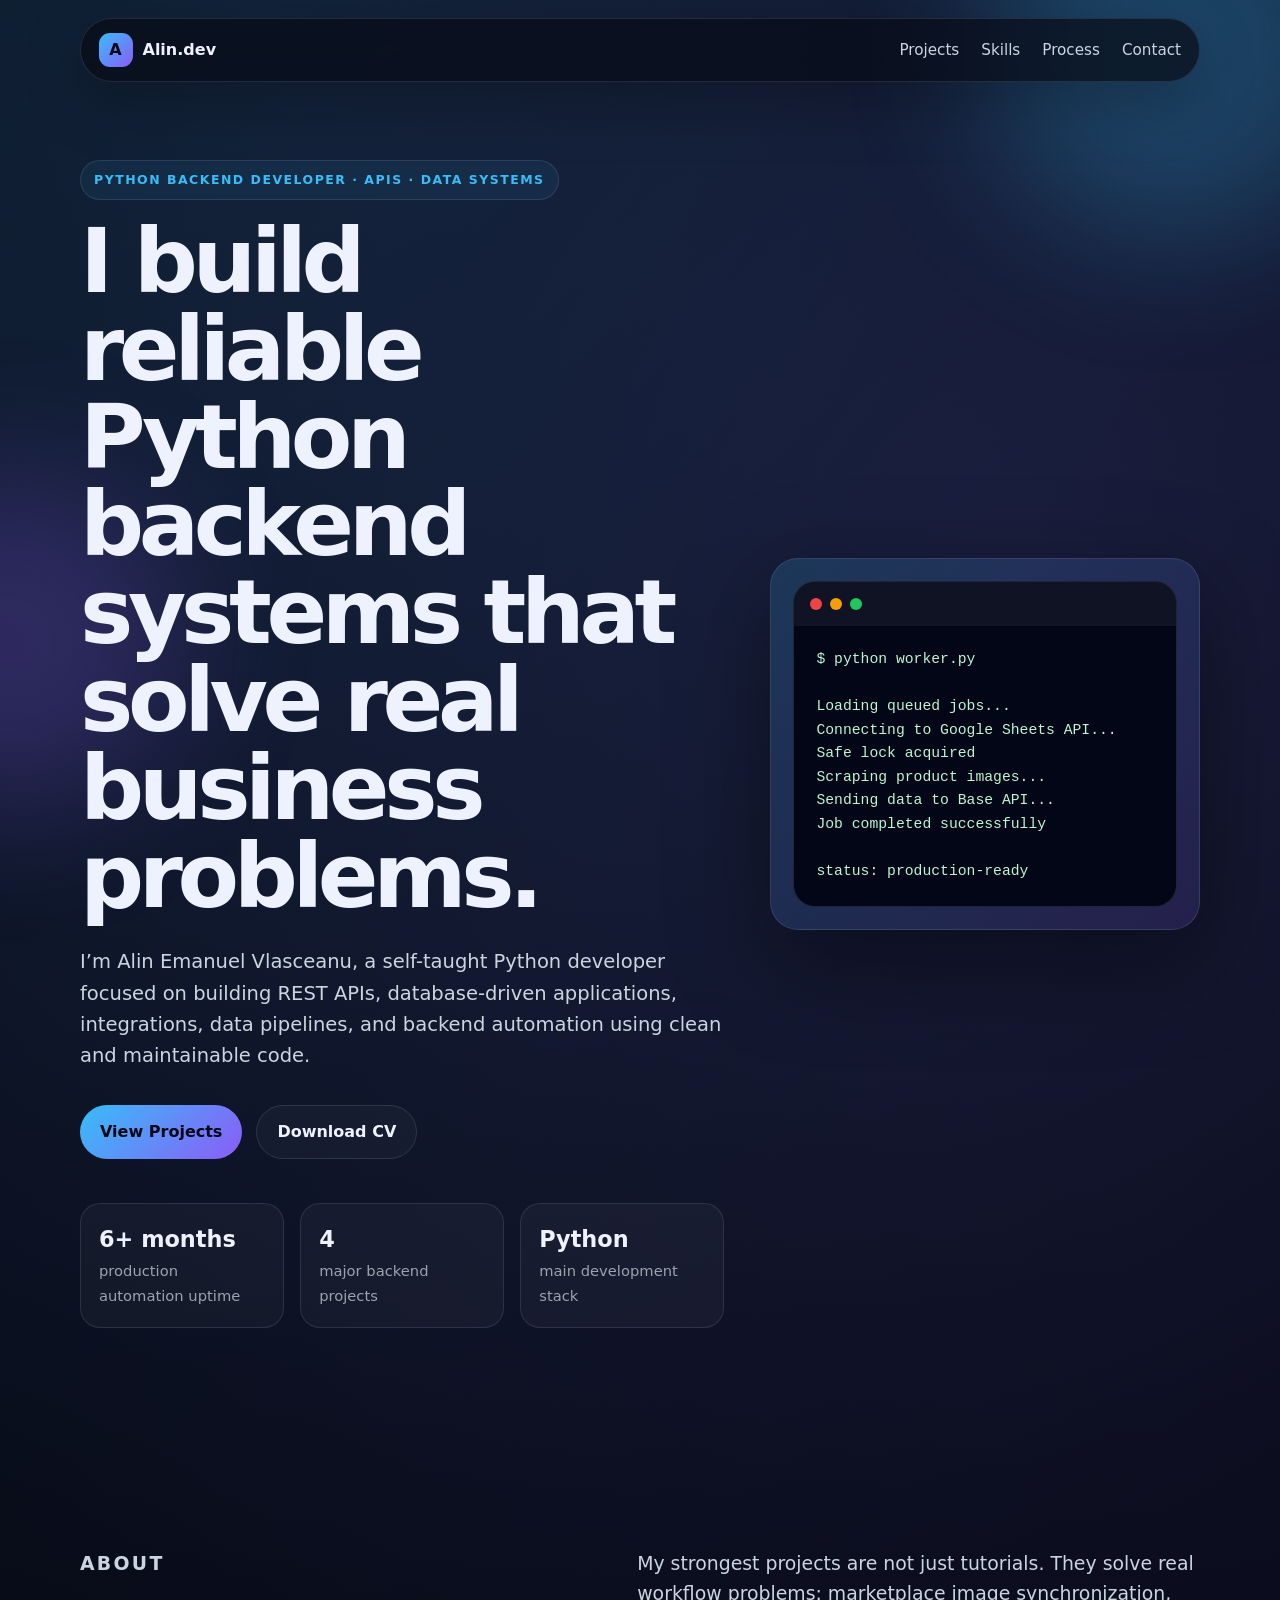
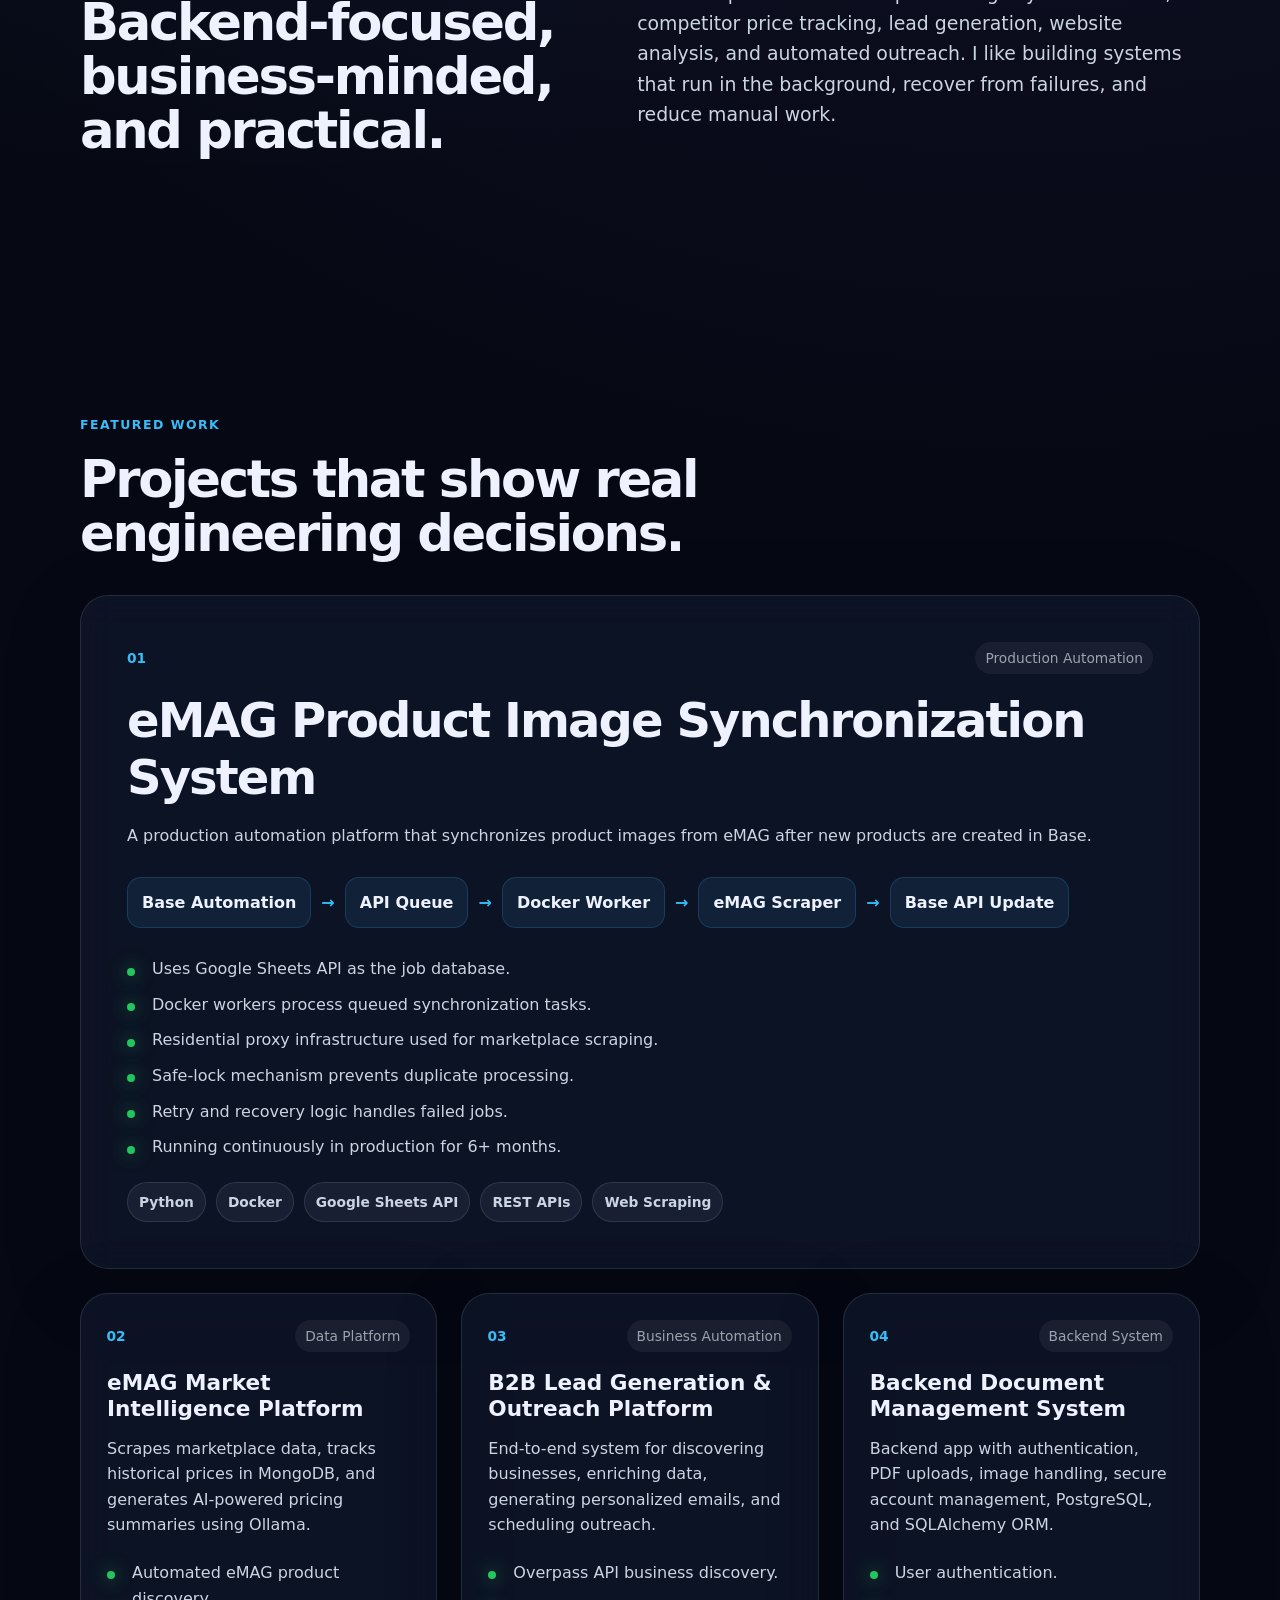
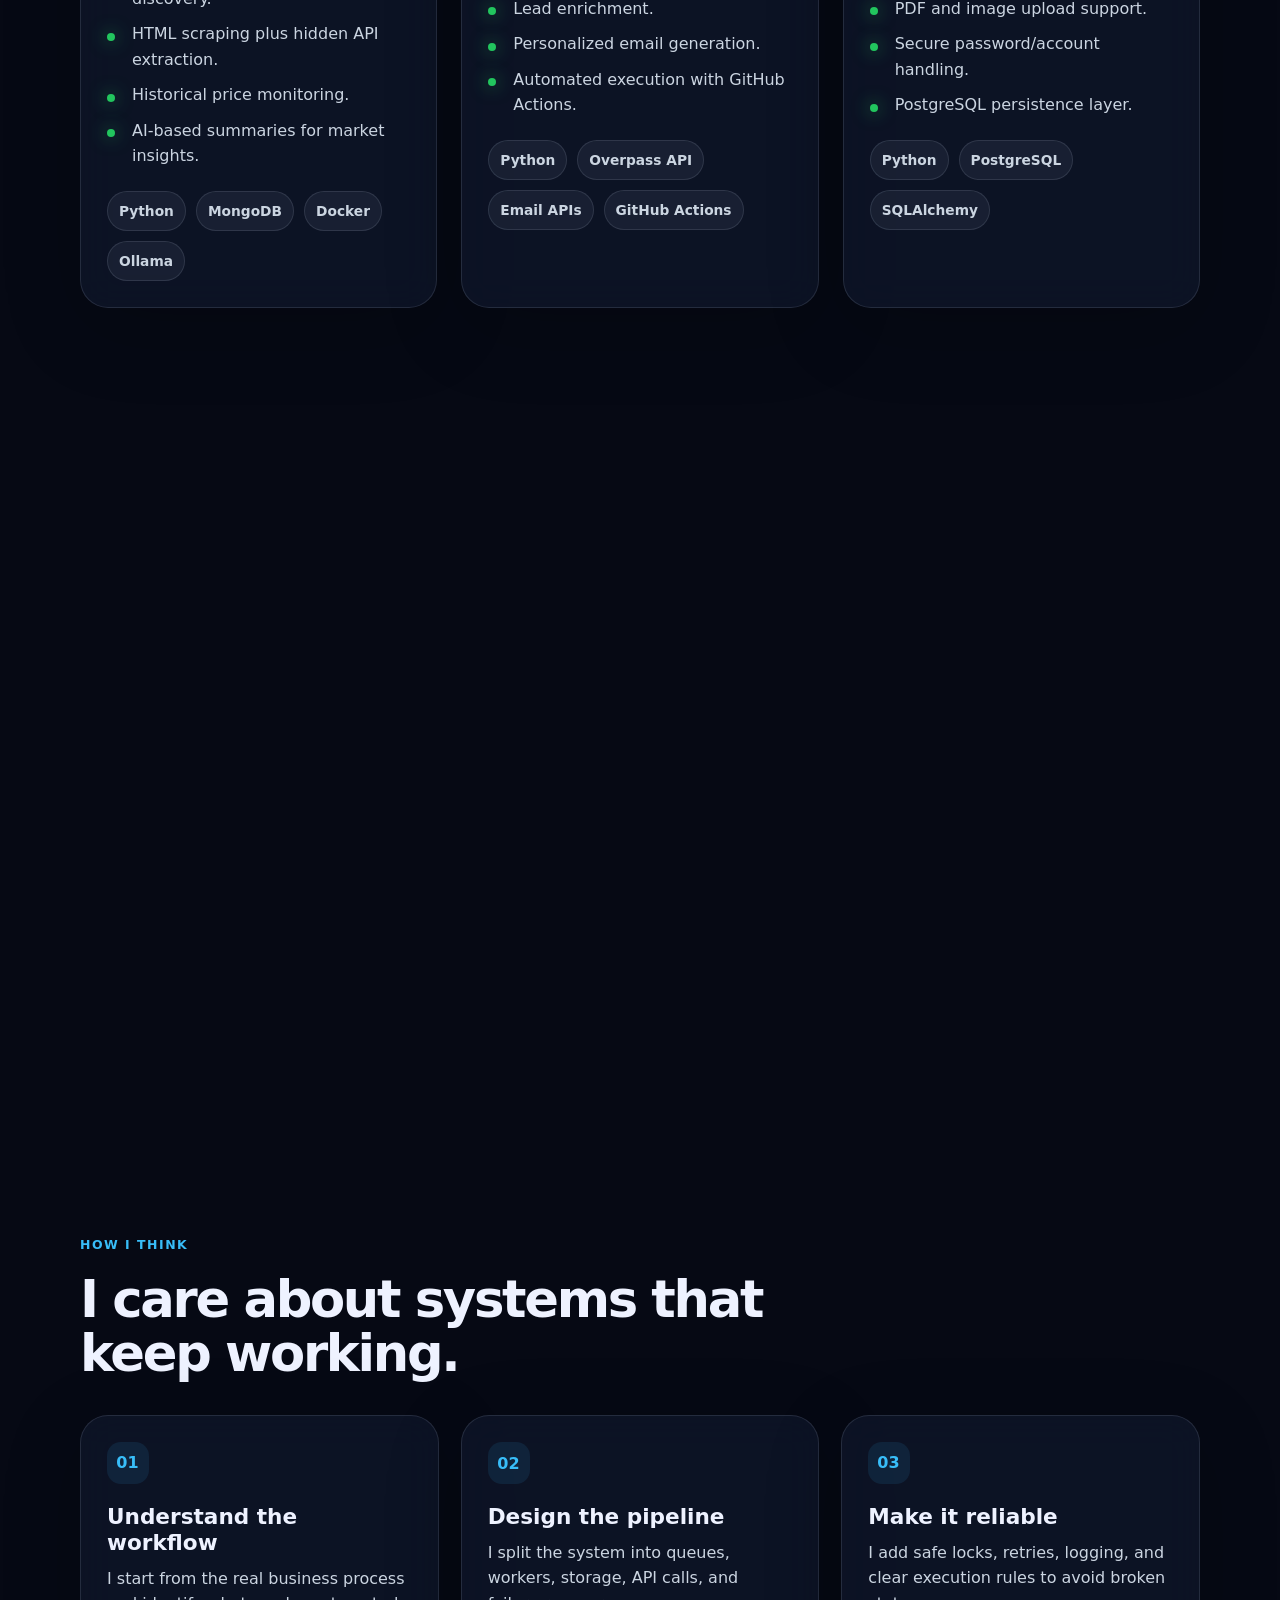
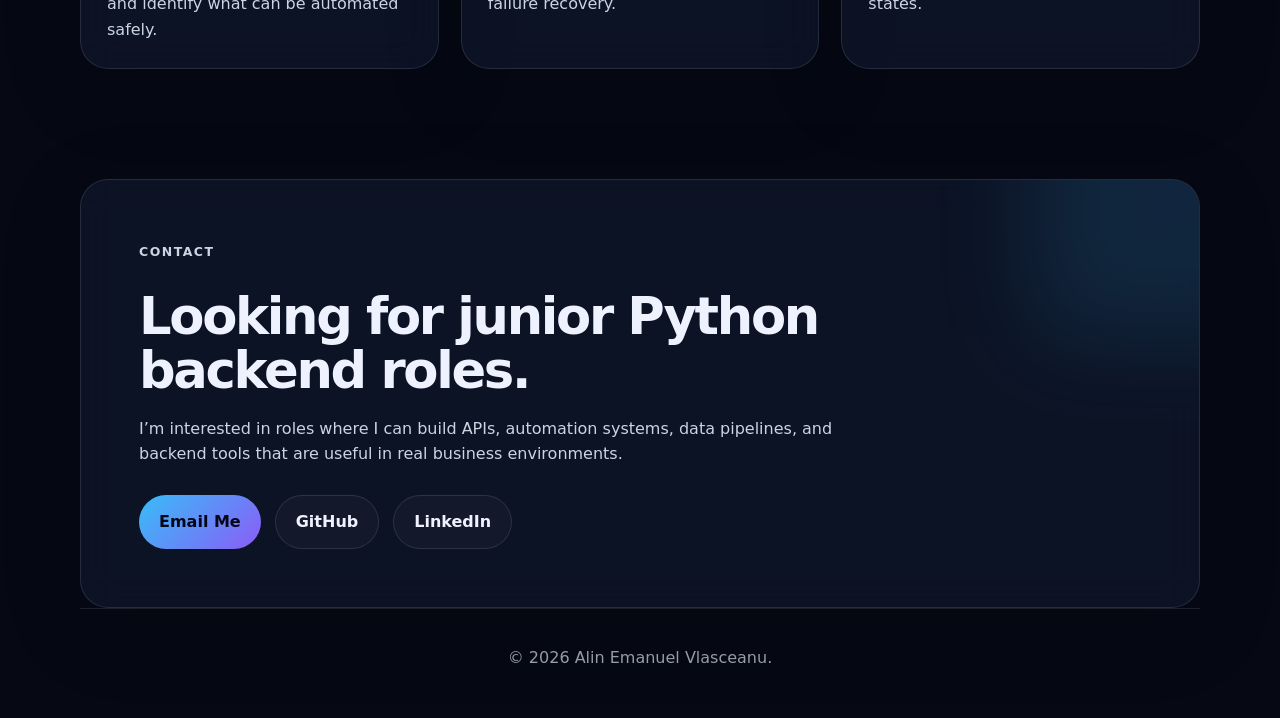
<file: index.html>
<!DOCTYPE html>
<html lang="en">
<head>
  <meta charset="UTF-8" />
  <meta name="viewport" content="width=device-width, initial-scale=1.0" />

  <title>Alin Emanuel Vlasceanu | Python Backend Developer</title>

  <meta name="description" content="Portfolio of Alin Emanuel Vlasceanu, Python Developer focused on backend development, web scraping, APIs, and data systems." />

  <link rel="stylesheet" href="style.css" />
</head>
<body>

  <div class="page-glow page-glow-one"></div>
  <div class="page-glow page-glow-two"></div>

  <header class="site-header">
    <a href="#" class="brand">
      <span class="brand-mark">A</span>
      <span>Alin.dev</span>
    </a>

    <button class="menu-button" id="menuButton" aria-label="Open menu">
      <span></span>
      <span></span>
    </button>

    <nav class="nav" id="nav">
      <a href="#projects">Projects</a>
      <a href="#skills">Skills</a>
      <a href="#process">Process</a>
      <a href="#contact">Contact</a>
    </nav>
  </header>

  <main>

    <section class="hero section">
      <div class="hero-content reveal">
        <p class="pill">Python Backend Developer · APIs · Data Systems</p>

        <h1>
          I build reliable Python backend systems that solve real business problems.
        </h1>

        <p class="hero-text">
          I’m Alin Emanuel Vlasceanu, a self-taught Python developer focused on building
          REST APIs, database-driven applications, integrations, data pipelines, and
          backend automation using clean and maintainable code.
        </p>

        <div class="hero-actions">
          <a href="#projects" class="button primary">View Projects</a>
          <a href="./Alin_Emanuel_Vlasceanu_CV_Professional.pdf" download class="button secondary">Download CV</a>
        </div>

        <div class="hero-stats">
          <div>
            <strong>6+ months</strong>
            <span>production automation uptime</span>
          </div>
          <div>
            <strong>4</strong>
            <span>major backend projects</span>
          </div>
          <div>
            <strong>Python</strong>
            <span>main development stack</span>
          </div>
        </div>
      </div>

      <div class="hero-card reveal">
        <div class="terminal">
          <div class="terminal-top">
            <span></span><span></span><span></span>
          </div>
          <pre><code>$ python worker.py

Loading queued jobs...
Connecting to Google Sheets API...
Safe lock acquired
Scraping product images...
Sending data to Base API...
Job completed successfully

status: production-ready</code></pre>
        </div>
      </div>
    </section>

    <section class="section intro reveal">
      <div class="section-heading">
        <p class="eyebrow">About</p>
        <h2>Backend-focused, business-minded, and practical.</h2>
      </div>

      <p>
        My strongest projects are not just tutorials. They solve real workflow problems:
        marketplace image synchronization, competitor price tracking, lead generation,
        website analysis, and automated outreach. I like building systems that run in the
        background, recover from failures, and reduce manual work.
      </p>
    </section>

    <section id="projects" class="section">
      <div class="section-heading reveal">
        <p class="eyebrow">Featured Work</p>
        <h2>Projects that show real engineering decisions.</h2>
      </div>

      <div class="project-showcase">

        <article class="project-large reveal">
          <div class="project-meta">
            <span class="project-number">01</span>
            <span class="project-type">Production Automation</span>
          </div>

          <h3>eMAG Product Image Synchronization System</h3>

          <p>
            A production automation platform that synchronizes product images from eMAG
            after new products are created in Base.
          </p>

          <div class="architecture">
            <div>Base Automation</div>
            <span>→</span>
            <div>API Queue</div>
            <span>→</span>
            <div>Docker Worker</div>
            <span>→</span>
            <div>eMAG Scraper</div>
            <span>→</span>
            <div>Base API Update</div>
          </div>

          <ul class="clean-list">
            <li>Uses Google Sheets API as the job database.</li>
            <li>Docker workers process queued synchronization tasks.</li>
            <li>Residential proxy infrastructure used for marketplace scraping.</li>
            <li>Safe-lock mechanism prevents duplicate processing.</li>
            <li>Retry and recovery logic handles failed jobs.</li>
            <li>Running continuously in production for 6+ months.</li>
          </ul>

          <div class="tech-row">
            <span>Python</span>
            <span>Docker</span>
            <span>Google Sheets API</span>
            <span>REST APIs</span>
            <span>Web Scraping</span>
          </div>
        </article>

        <div class="project-grid">

          <article class="project-card reveal">
            <div class="project-meta">
              <span class="project-number">02</span>
              <span class="project-type">Data Platform</span>
            </div>
            <h3>eMAG Market Intelligence Platform</h3>
            <p>
              Scrapes marketplace data, tracks historical prices in MongoDB,
              and generates AI-powered pricing summaries using Ollama.
            </p>
            <ul class="clean-list">
              <li>Automated eMAG product discovery.</li>
              <li>HTML scraping plus hidden API extraction.</li>
              <li>Historical price monitoring.</li>
              <li>AI-based summaries for market insights.</li>
            </ul>
            <div class="tech-row">
              <span>Python</span><span>MongoDB</span><span>Docker</span><span>Ollama</span>
            </div>
          </article>

          <article class="project-card reveal">
            <div class="project-meta">
              <span class="project-number">03</span>
              <span class="project-type">Business Automation</span>
            </div>
            <h3>B2B Lead Generation & Outreach Platform</h3>
            <p>
              End-to-end system for discovering businesses, enriching data,
              generating personalized emails, and scheduling outreach.
            </p>
            <ul class="clean-list">
              <li>Overpass API business discovery.</li>
              <li>Lead enrichment.</li>
              <li>Personalized email generation.</li>
              <li>Automated execution with GitHub Actions.</li>
            </ul>
            <div class="tech-row">
              <span>Python</span><span>Overpass API</span><span>Email APIs</span><span>GitHub Actions</span>
            </div>
          </article>

          <article class="project-card reveal">
            <div class="project-meta">
              <span class="project-number">04</span>
              <span class="project-type">Backend System</span>
            </div>
            <h3>Backend Document Management System</h3>
            <p>
              Backend app with authentication, PDF uploads, image handling,
              secure account management, PostgreSQL, and SQLAlchemy ORM.
            </p>
            <ul class="clean-list">
              <li>User authentication.</li>
              <li>PDF and image upload support.</li>
              <li>Secure password/account handling.</li>
              <li>PostgreSQL persistence layer.</li>
            </ul>
            <div class="tech-row">
              <span>Python</span><span>PostgreSQL</span><span>SQLAlchemy</span>
            </div>
          </article>

        </div>
      </div>
    </section>

    <section id="skills" class="section">
      <div class="section-heading reveal">
        <p class="eyebrow">Skills</p>
        <h2>Tools I use to build reliable automation.</h2>
      </div>

      <div class="skills-grid">
        <div class="skill reveal">
          <h3>Backend</h3>
          <p>Python services, REST API development, database-driven applications, third-party integrations.</p>
        </div>
        <div class="skill reveal">
          <h3>Data & Storage</h3>
          <p>PostgreSQL, MongoDB, Google Sheets API, structured data pipelines.</p>
        </div>
        <div class="skill reveal">
          <h3>Automation</h3>
          <p>Web scraping, job queues, workers, scheduling, retry logic, safe locks.</p>
        </div>
        <div class="skill reveal">
          <h3>Infrastructure</h3>
          <p>Docker, Linux CLI, Git, GitHub Actions, residential proxy workflows.</p>
        </div>
        <div class="skill reveal">
          <h3>AI Integration</h3>
          <p>Ollama, local LLMs, prompt-based summaries and automated analysis.</p>
        </div>
        <div class="skill reveal">
          <h3>Languages</h3>
          <p>Romanian native, Spanish native, English intermediate/B2.</p>
        </div>
      </div>
    </section>

    <section id="process" class="section process">
      <div class="section-heading reveal">
        <p class="eyebrow">How I Think</p>
        <h2>I care about systems that keep working.</h2>
      </div>

      <div class="process-grid">
        <div class="process-step reveal">
          <span>01</span>
          <h3>Understand the workflow</h3>
          <p>I start from the real business process and identify what can be automated safely.</p>
        </div>
        <div class="process-step reveal">
          <span>02</span>
          <h3>Design the pipeline</h3>
          <p>I split the system into queues, workers, storage, API calls, and failure recovery.</p>
        </div>
        <div class="process-step reveal">
          <span>03</span>
          <h3>Make it reliable</h3>
          <p>I add safe locks, retries, logging, and clear execution rules to avoid broken states.</p>
        </div>
      </div>
    </section>

    <section id="contact" class="section contact reveal">
      <p class="eyebrow">Contact</p>
      <h2>Looking for junior Python backend roles.</h2>
      <p>
        I’m interested in roles where I can build APIs, automation systems,
        data pipelines, and backend tools that are useful in real business environments.
      </p>

      <div class="contact-actions">
        <a class="button primary" href="mailto:alinemanuelv@gmail.com">Email Me</a>
        <a class="button secondary" href="https://github.com/AlinCqe" target="_blank" rel="noopener">GitHub</a>
        <a class="button secondary" href="https://www.linkedin.com/in/alin-emanuel-vlasceanu-a60a152b3/" target="_blank" rel="noopener">LinkedIn</a>
      </div>
    </section>

  </main>

  <footer class="footer">
    <p>© 2026 Alin Emanuel Vlasceanu.</p>
  </footer>

  <script src="script.js"></script>
</body>
</html>
</file>
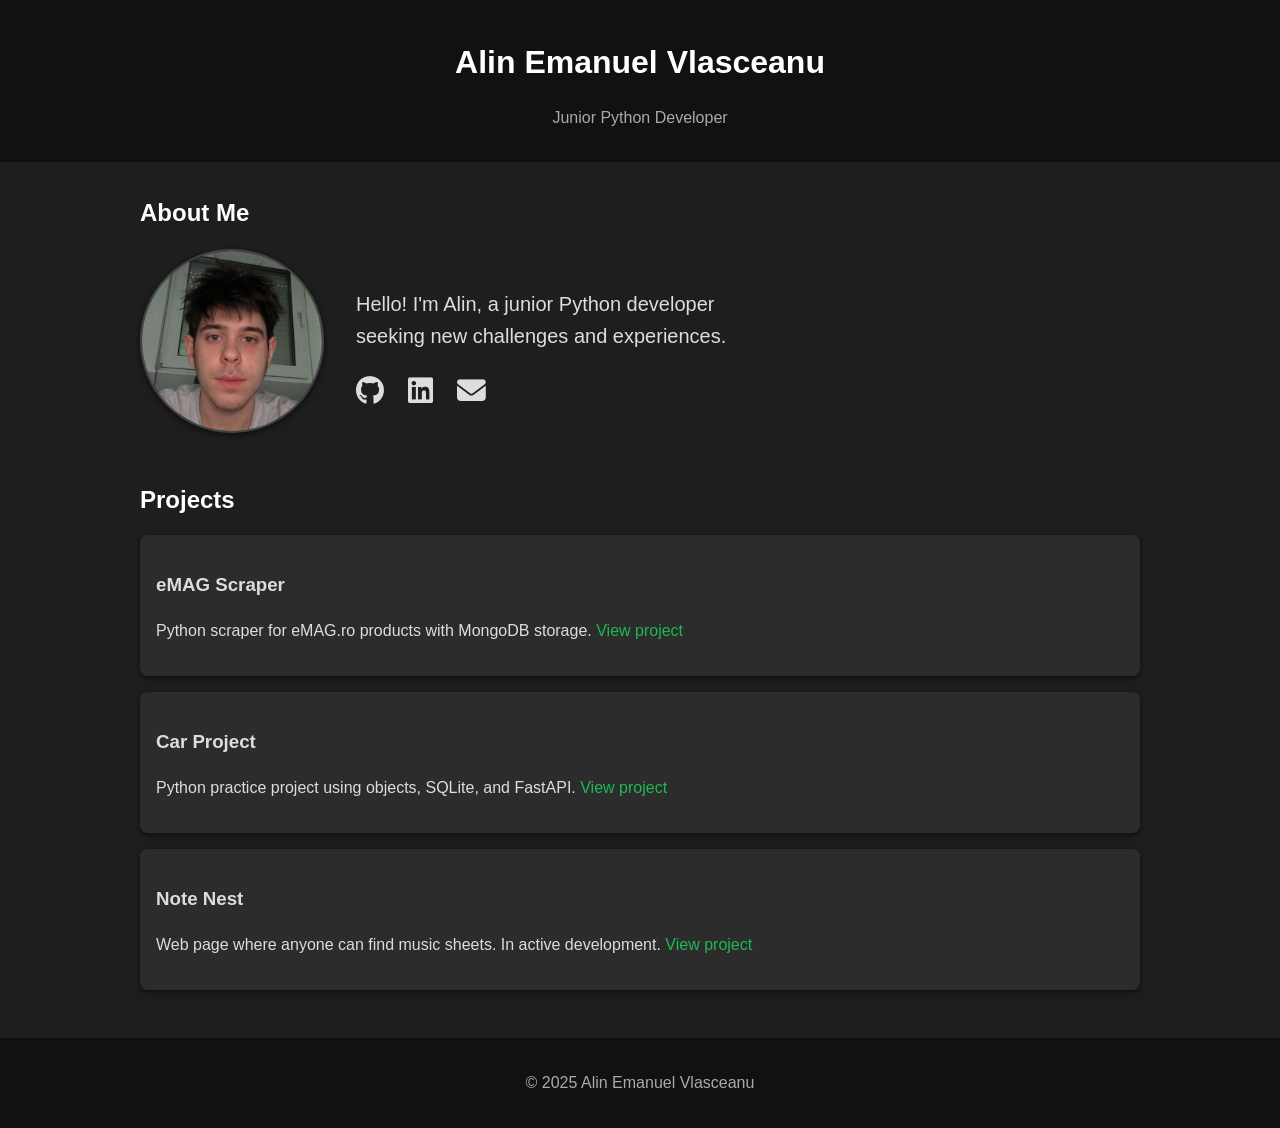
<file: home.html>
<!DOCTYPE html>
<html lang="en">
<head>
  <link rel="stylesheet" href="https://cdnjs.cloudflare.com/ajax/libs/font-awesome/6.5.0/css/all.min.css">
  <meta charset="UTF-8" />
  <meta name="viewport" content="width=device-width, initial-scale=1.0" />
  <title>My Portfolio</title>
  <style>
    /* General */
    body {
      font-family: Arial, sans-serif;
      margin: 0;
      line-height: 1.6;
      background: #1e1e1e; /* dark background */
      color: #ddd; /* light text */
    }

    header {
      background: #111;
      color: #fff;
      padding: 1rem 2rem;
      text-align: center;
    }

    header p {
      color: #aaa;
      margin-top: 0.3rem;
    }

    .container {
      max-width: 1000px;
      margin: 2rem auto;
      padding: 0 1rem;
    }

    h1, h2 {
      margin-bottom: 1rem;
      color: #fff;
    }

    section {
      margin-bottom: 3rem;
    }

    /* About section */
    .about {
      display: flex;
      align-items: center;
      gap: 2rem;
      flex-wrap: wrap;
      margin-top: 1rem;
    }

    .about img {
      width: 180px;
      height: 180px;
      border-radius: 50%;
      object-fit: cover;
      box-shadow: 0 2px 6px rgba(0,0,0,0.6);
      border: 2px solid #444;
    }

    .about-text p {
      font-size: 1.25rem;
      line-height: 1.6;
      margin-bottom: 1rem;
    }

    /* Social icons */
    .social-icons a {
      text-decoration: none;
      color: #ddd;
      margin-right: 1rem;
      font-size: 1.8rem;
      transition: color 0.3s;
    }

    .social-icons a:hover { opacity: 0.8; }
    .social-icons a:nth-child(1):hover { color: #000; } /* GitHub black on hover */
    .social-icons a:nth-child(2):hover { color: #0077b5; } /* LinkedIn blue */
    .social-icons a:nth-child(3):hover { color: #d44638; } /* Gmail red */

    /* Projects */
    .project {
      background: #2c2c2c; /* darker gray */
      padding: 1rem;
      margin-bottom: 1rem;
      border-radius: 8px;
      box-shadow: 0 2px 6px rgba(0,0,0,0.5);
    }

    .project a {
      color: #1db954; /* green links */
      text-decoration: none;
    }

    .project a:hover {
      text-decoration: underline;
    }

    /* Footer */
    footer {
      text-align: center;
      background: #111;
      color: #aaa;
      padding: 1rem;
      margin-top: 2rem;
    }
  </style>
</head>
<body>
<header>
  <h1>Alin Emanuel Vlasceanu</h1>
  <p>Junior Python Developer</p>
</header>
<div class="container">
  <section id="about">
    <h2>About Me</h2>
    <div class="about">
      <img src="124936484.jpg" alt="My Photo">
      <div class="about-text">
        <p>
          Hello! I'm Alin, a junior Python developer<br>
          seeking new challenges and experiences.
        </p>
        <div class="social-icons">
          <a href="https://github.com/AlinCqe" target="_blank">
            <i class="fab fa-github"></i>
          </a>
          <a href="https://www.linkedin.com/in/alin-emanuel-vlasceanu-a60a152b3/" target="_blank">
            <i class="fab fa-linkedin"></i>
          </a>
          <a href="mailto:alinemanuelv@gmail.com" target="_blank">
            <i class="fas fa-envelope"></i>
          </a>
        </div>
      </div>
    </div>
  </section>

  <section id="projects">
    <h2>Projects</h2>
    <div class="project">
      <h3>eMAG Scraper</h3>
      <p>Python scraper for eMAG.ro products with MongoDB storage. <a href="https://github.com/AlinCqe/eMAG-scraper">View project</a></p>
    </div>
    <div class="project">
      <h3>Car Project</h3>
      <p>Python practice project using objects, SQLite, and FastAPI. <a href="https://github.com/AlinCqe/car-project">View project</a></p>
    </div>
    <div class="project">
      <h3>Note Nest</h3>
      <p>Web page where anyone can find music sheets. In active development. <a href="https://github.com/AlinCqe/Note-Nest">View project</a></p>
    </div>
  </section>
</div>

<footer>
  <p>&copy; 2025 Alin Emanuel Vlasceanu</p>
</footer>
</body>
</html>
</file>
<file: style.css>
:root {
  --bg: #060914;
  --bg-soft: #0b1020;
  --card: rgba(15, 23, 42, 0.78);
  --card-solid: #101827;
  --text: #eef2ff;
  --muted: #9ca3af;
  --muted-2: #cbd5e1;
  --accent: #38bdf8;
  --accent-2: #8b5cf6;
  --green: #22c55e;
  --border: rgba(148, 163, 184, 0.18);
  --shadow: 0 30px 100px rgba(0, 0, 0, 0.45);
  --radius: 28px;
}

* {
  box-sizing: border-box;
  margin: 0;
  padding: 0;
}

html {
  scroll-behavior: smooth;
}

body {
  min-height: 100vh;
  font-family: Inter, ui-sans-serif, system-ui, -apple-system, BlinkMacSystemFont, "Segoe UI", sans-serif;
  background:
    radial-gradient(circle at 20% 0%, rgba(56, 189, 248, 0.12), transparent 32%),
    radial-gradient(circle at 80% 10%, rgba(139, 92, 246, 0.13), transparent 30%),
    var(--bg);
  color: var(--text);
  line-height: 1.6;
  overflow-x: hidden;
}

a {
  color: inherit;
  text-decoration: none;
}

.page-glow {
  position: fixed;
  pointer-events: none;
  border-radius: 999px;
  filter: blur(70px);
  opacity: 0.25;
  z-index: -1;
}

.page-glow-one {
  width: 400px;
  height: 400px;
  background: var(--accent);
  top: -160px;
  right: -100px;
}

.page-glow-two {
  width: 340px;
  height: 340px;
  background: var(--accent-2);
  bottom: 10%;
  left: -160px;
}

.site-header {
  position: fixed;
  top: 18px;
  left: 50%;
  transform: translateX(-50%);
  z-index: 50;
  width: min(1120px, calc(100% - 32px));
  display: flex;
  align-items: center;
  justify-content: space-between;
  padding: 14px 18px;
  border: 1px solid var(--border);
  border-radius: 999px;
  background: rgba(6, 9, 20, 0.68);
  backdrop-filter: blur(18px);
  box-shadow: 0 20px 60px rgba(0, 0, 0, 0.25);
}

.brand {
  display: flex;
  align-items: center;
  gap: 10px;
  font-weight: 800;
}

.brand-mark {
  width: 34px;
  height: 34px;
  display: grid;
  place-items: center;
  border-radius: 11px;
  background: linear-gradient(135deg, var(--accent), var(--accent-2));
  color: #020617;
}

.nav {
  display: flex;
  align-items: center;
  gap: 22px;
  color: var(--muted-2);
  font-size: 0.95rem;
}

.nav a {
  transition: color 0.2s ease;
}

.nav a:hover {
  color: var(--accent);
}

.menu-button {
  display: none;
  width: 42px;
  height: 42px;
  border: 1px solid var(--border);
  border-radius: 14px;
  background: transparent;
  cursor: pointer;
}

.menu-button span {
  display: block;
  width: 18px;
  height: 2px;
  margin: 6px auto;
  background: var(--text);
}

.section {
  width: min(1120px, calc(100% - 32px));
  margin: 0 auto;
  padding: 110px 0;
}

.hero {
  min-height: 100vh;
  display: grid;
  align-items: center;
  grid-template-columns: 1.2fr 0.8fr;
  gap: 46px;
  padding-top: 160px;
}

.pill,
.eyebrow {
  display: inline-flex;
  width: fit-content;
  align-items: center;
  gap: 8px;
  color: var(--accent);
  font-weight: 800;
  text-transform: uppercase;
  letter-spacing: 0.12em;
  font-size: 0.78rem;
  margin-bottom: 18px;
}

.pill {
  padding: 9px 13px;
  border: 1px solid var(--border);
  border-radius: 999px;
  background: rgba(56, 189, 248, 0.07);
}

h1 {
  max-width: 860px;
  font-size: clamp(3rem, 7vw, 5.8rem);
  line-height: 0.98;
  letter-spacing: -0.06em;
  margin-bottom: 26px;
}

h2 {
  font-size: clamp(2rem, 4vw, 3.6rem);
  line-height: 1.05;
  letter-spacing: -0.045em;
}

h3 {
  font-size: 1.35rem;
  line-height: 1.2;
}

.hero-text {
  max-width: 740px;
  color: var(--muted-2);
  font-size: 1.22rem;
  margin-bottom: 34px;
}

.hero-actions,
.contact-actions {
  display: flex;
  flex-wrap: wrap;
  gap: 14px;
}

.button {
  display: inline-flex;
  justify-content: center;
  align-items: center;
  min-height: 48px;
  padding: 13px 20px;
  border-radius: 999px;
  font-weight: 800;
  transition: transform 0.2s ease, border-color 0.2s ease, background 0.2s ease;
}

.button:hover {
  transform: translateY(-2px);
}

.button.primary {
  background: linear-gradient(135deg, var(--accent), var(--accent-2));
  color: #020617;
}

.button.secondary {
  border: 1px solid var(--border);
  color: var(--text);
  background: rgba(255,255,255,0.03);
}

.button.secondary:hover {
  border-color: var(--accent);
}

.hero-stats {
  display: grid;
  grid-template-columns: repeat(3, 1fr);
  gap: 16px;
  margin-top: 44px;
  max-width: 720px;
}

.hero-stats div {
  padding: 18px;
  border: 1px solid var(--border);
  border-radius: 20px;
  background: rgba(255, 255, 255, 0.035);
}

.hero-stats strong {
  display: block;
  font-size: 1.4rem;
}

.hero-stats span {
  color: var(--muted);
  font-size: 0.92rem;
}

.hero-card {
  padding: 22px;
  border-radius: var(--radius);
  background: linear-gradient(135deg, rgba(56,189,248,0.16), rgba(139,92,246,0.14));
  border: 1px solid var(--border);
  box-shadow: var(--shadow);
}

.terminal {
  overflow: hidden;
  border-radius: 22px;
  background: #020617;
  border: 1px solid rgba(255,255,255,0.12);
}

.terminal-top {
  display: flex;
  gap: 8px;
  padding: 16px;
  background: rgba(255,255,255,0.05);
}

.terminal-top span {
  width: 12px;
  height: 12px;
  border-radius: 50%;
  background: var(--muted);
}

.terminal-top span:first-child { background: #ef4444; }
.terminal-top span:nth-child(2) { background: #f59e0b; }
.terminal-top span:nth-child(3) { background: #22c55e; }

pre {
  white-space: pre-wrap;
  padding: 22px;
  color: #bbf7d0;
  font-size: 0.92rem;
}

.intro {
  display: grid;
  grid-template-columns: 0.95fr 1.05fr;
  gap: 48px;
  align-items: start;
}

.intro p {
  color: var(--muted-2);
  font-size: 1.18rem;
}

.section-heading {
  margin-bottom: 34px;
}

.section-heading h2 {
  max-width: 820px;
}

.project-showcase {
  display: grid;
  gap: 24px;
}

.project-large,
.project-card,
.skill,
.process-step,
.contact {
  position: relative;
  border: 1px solid var(--border);
  border-radius: var(--radius);
  background: var(--card);
  box-shadow: 0 20px 80px rgba(0,0,0,0.18);
  backdrop-filter: blur(18px);
}

.project-large {
  padding: clamp(28px, 5vw, 46px);
}

.project-grid {
  display: grid;
  grid-template-columns: repeat(3, 1fr);
  gap: 24px;
}

.project-card,
.skill,
.process-step {
  padding: 26px;
}

.project-meta {
  display: flex;
  justify-content: space-between;
  gap: 18px;
  align-items: center;
  color: var(--muted);
  margin-bottom: 18px;
  font-size: 0.86rem;
}

.project-number {
  color: var(--accent);
  font-weight: 900;
}

.project-type {
  padding: 5px 10px;
  border-radius: 999px;
  background: rgba(255,255,255,0.055);
}

.project-large h3 {
  font-size: clamp(1.9rem, 4vw, 3rem);
  letter-spacing: -0.04em;
  margin-bottom: 16px;
}

.project-card h3 {
  margin-bottom: 14px;
}

.project-large p,
.project-card p,
.skill p,
.process-step p,
.contact p {
  color: var(--muted-2);
}

.architecture {
  display: flex;
  flex-wrap: wrap;
  gap: 10px;
  align-items: center;
  margin: 28px 0;
}

.architecture div {
  padding: 12px 14px;
  border-radius: 14px;
  background: rgba(56, 189, 248, 0.09);
  border: 1px solid rgba(56, 189, 248, 0.18);
  font-weight: 750;
}

.architecture span {
  color: var(--accent);
  font-weight: 900;
}

.clean-list {
  display: grid;
  gap: 10px;
  margin: 22px 0;
  padding-left: 0;
  list-style: none;
}

.clean-list li {
  position: relative;
  padding-left: 25px;
  color: var(--muted-2);
}

.clean-list li::before {
  content: "";
  position: absolute;
  left: 0;
  top: 0.72em;
  width: 8px;
  height: 8px;
  border-radius: 50%;
  background: var(--green);
  box-shadow: 0 0 18px rgba(34, 197, 94, 0.8);
}

.tech-row {
  display: flex;
  flex-wrap: wrap;
  gap: 10px;
  margin-top: 22px;
}

.tech-row span {
  padding: 8px 11px;
  border-radius: 999px;
  background: rgba(148, 163, 184, 0.09);
  color: var(--muted-2);
  border: 1px solid var(--border);
  font-size: 0.86rem;
  font-weight: 700;
}

.skills-grid {
  display: grid;
  grid-template-columns: repeat(3, 1fr);
  gap: 22px;
}

.skill h3,
.process-step h3 {
  margin-bottom: 10px;
}

.process {
  padding-top: 80px;
}

.process-grid {
  display: grid;
  grid-template-columns: repeat(3, 1fr);
  gap: 22px;
}

.process-step span {
  display: inline-grid;
  place-items: center;
  width: 42px;
  height: 42px;
  margin-bottom: 20px;
  border-radius: 14px;
  background: rgba(56, 189, 248, 0.1);
  color: var(--accent);
  font-weight: 900;
}

.contact {
  padding: clamp(30px, 6vw, 58px);
  overflow: hidden;
}

.contact::after {
  content: "";
  position: absolute;
  width: 280px;
  height: 280px;
  right: -110px;
  top: -120px;
  background: var(--accent);
  opacity: 0.12;
  filter: blur(50px);
}

.contact h2 {
  max-width: 880px;
  margin-bottom: 18px;
}

.contact p {
  max-width: 720px;
  margin-bottom: 28px;
}

.footer {
  width: min(1120px, calc(100% - 32px));
  margin: 0 auto;
  padding: 36px 0 48px;
  color: var(--muted);
  text-align: center;
  border-top: 1px solid var(--border);
}

.reveal {
  opacity: 0;
  transform: translateY(24px);
  transition: opacity 0.75s ease, transform 0.75s ease;
}

.reveal.visible {
  opacity: 1;
  transform: translateY(0);
}

@media (max-width: 980px) {
  .hero,
  .intro {
    grid-template-columns: 1fr;
  }

  .hero {
    padding-top: 130px;
  }

  .project-grid,
  .skills-grid,
  .process-grid {
    grid-template-columns: 1fr;
  }

  .hero-card {
    max-width: 680px;
  }
}

@media (max-width: 760px) {
  .site-header {
    border-radius: 24px;
    align-items: flex-start;
  }

  .menu-button {
    display: block;
  }

  .nav {
    position: absolute;
    top: 64px;
    left: 0;
    right: 0;
    display: none;
    flex-direction: column;
    align-items: flex-start;
    padding: 18px;
    border: 1px solid var(--border);
    border-radius: 22px;
    background: rgba(6, 9, 20, 0.95);
  }

  .nav.open {
    display: flex;
  }

  .hero-stats {
    grid-template-columns: 1fr;
  }

  h1 {
    font-size: clamp(2.7rem, 15vw, 4.5rem);
  }

  .section {
    padding: 84px 0;
  }
}

@media (max-width: 520px) {
  .architecture {
    align-items: stretch;
    flex-direction: column;
  }

  .architecture span {
    display: none;
  }

  pre {
    font-size: 0.78rem;
  }
}
</file>
